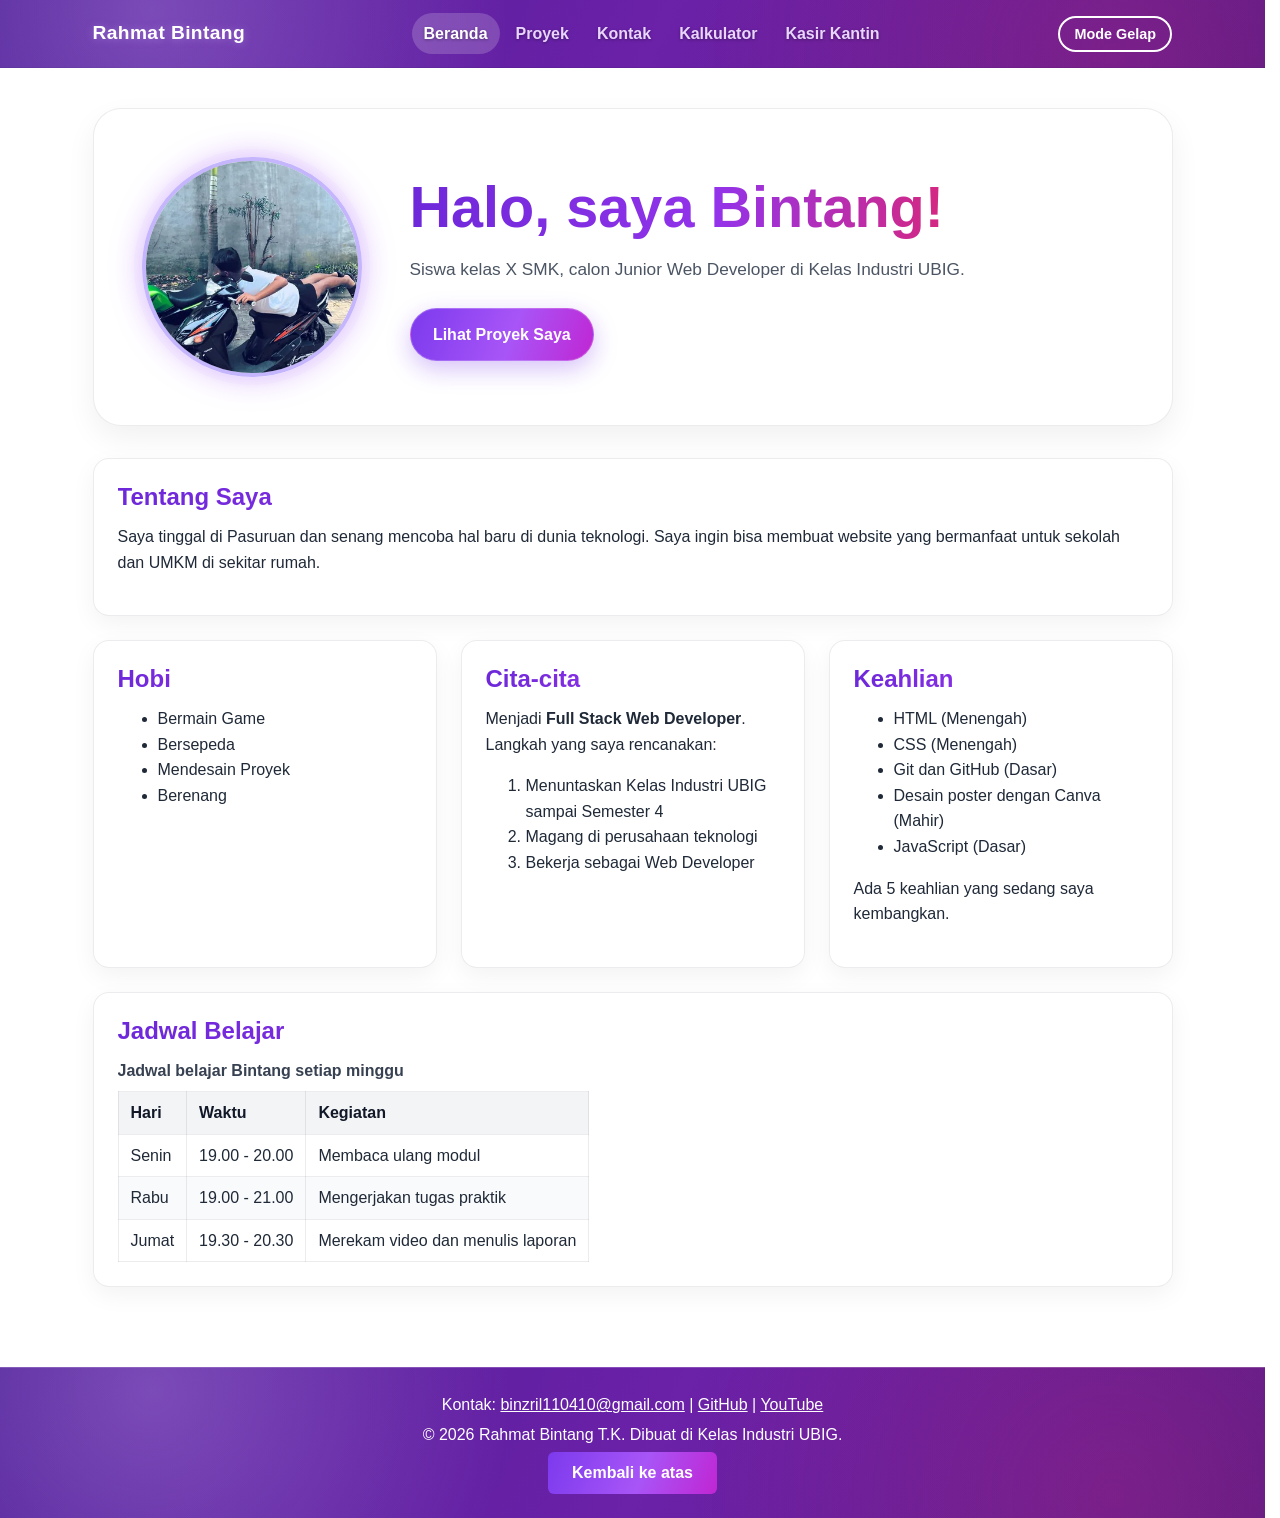
<file: index.html>
<!DOCTYPE html>
<html lang="id">

<head>
  <meta charset="UTF-8">
  <meta name="viewport" content="width=device-width, initial-scale=1.0">
  <meta name="description" content="Portofolio Rahmat Bintang, siswa SMK calon Junior Web Developer di Kelas Industri UBIG.">
  <meta name="theme-color" content="#4c1d95">
  <link rel="canonical" href="https://portofolio-bintang-coral.vercel.app/">
  <link rel="icon" href="data:image/svg+xml,%3Csvg xmlns='http://www.w3.org/2000/svg' viewBox='0 0 64 64'%3E%3Crect width='64' height='64' rx='12' fill='%234c1d95'/%3E%3Ctext x='32' y='43' text-anchor='middle' font-size='38' font-family='Arial' fill='white'%3EB%3C/text%3E%3C/svg%3E">
  <title>Rahmat Bintang T.K | Beranda</title>
  <link rel="preload" as="image" href="png/bintang.webp" type="image/webp" fetchpriority="high">
  <link rel="stylesheet" href="css/style.min.css">
  <script src="js/site.min.js" defer></script>

</head>

<body>
  <a class="lewati-navigasi" href="#konten-utama">Lewati ke konten utama</a>
  <header>
    <div class="container navbar">
      <h1>Rahmat Bintang</h1>
      <nav class="menu-laptop">
        <ul>
          <li><a href="index.html" aria-current="page">Beranda</a></li>
          <li><a href="proyek.html">Proyek</a></li>
          <li><a href="kontak.html">Kontak</a></li>
          <li><a href="kalkulator.html">Kalkulator</a></li>
          <li><a href="kasir-kantin/KasirKantinSMKN1Pasuruan.html">Kasir Kantin</a></li>
        </ul>
      </nav>
      <button type="button" id="tombol-tema" class="tombol-tema" aria-pressed="false">Mode Gelap</button>

      <!-- Tantangan: menu ponsel yang bisa dibuka-tutup -->
      <details class="menu-ponsel">
        <summary aria-label="Buka menu navigasi">Menu</summary>
        <nav>
          <ul>
            <li><a href="index.html" aria-current="page">Beranda</a></li>
            <li><a href="proyek.html">Proyek</a></li>
            <li><a href="kontak.html">Kontak</a></li>
            <li><a href="kalkulator.html">Kalkulator</a></li>
            <li><a href="kasir-kantin/KasirKantinSMKN1Pasuruan.html">Kasir Kantin</a></li>
          </ul>
        </nav>
      </details>
    </div>
  </header>

  <main id="konten-utama">
    <div class="container">
      <section class="hero">
        <img src="png/bintang.webp" alt="Foto profil Bintang" width="180" height="180" fetchpriority="high">
        <div>
          <h2>Halo, saya Bintang!</h2>
          <p>Siswa kelas X SMK, calon Junior Web Developer di Kelas Industri UBIG.</p>
          <a href="proyek.html" class="tombol">Lihat Proyek Saya</a>
        </div>
      </section>

      <section class="kartu">
        <h2>Tentang Saya</h2>
        <p>Saya tinggal di Pasuruan dan senang mencoba hal baru
          di dunia teknologi. Saya ingin bisa membuat website yang
          bermanfaat untuk sekolah dan UMKM di sekitar rumah.</p>
      </section>

      <div class="daftar-kartu">
        <section class="kartu">
          <h2>Hobi</h2>
          <ul>
            <li>Bermain Game</li>
            <li>Bersepeda</li>
            <li>Mendesain Proyek</li>
            <li>Berenang</li>
          </ul>
        </section>

        <section class="kartu">
          <h2>Cita-cita</h2>
          <p>Menjadi <strong>Full Stack Web Developer</strong>. Langkah yang saya rencanakan:</p>
          <ol>
            <li>Menuntaskan Kelas Industri UBIG sampai Semester 4</li>
            <li>Magang di perusahaan teknologi</li>
            <li>Bekerja sebagai Web Developer</li>
          </ol>
        </section>

        <section class="kartu">
          <h2>Keahlian</h2>
          <ul id="daftar-skill">
            <li>HTML (Menengah)</li>
            <li>CSS (Menengah)</li>
            <li>Git dan GitHub (Dasar)</li>
            <li>Desain poster dengan Canva (Mahir)</li>
            <li>JavaScript (Dasar)</li>
          </ul>
          <p id="jumlah-skill">Ada 5 keahlian yang sedang saya kembangkan.</p>
        </section>
      </div>

      <section class="kartu">
        <h2>Jadwal Belajar</h2>
        <table>
          <caption>Jadwal belajar Bintang setiap minggu</caption>
          <thead>
            <tr>
              <th>Hari</th>
              <th>Waktu</th>
              <th>Kegiatan</th>
            </tr>
          </thead>
          <tbody>
            <tr>
              <td>Senin</td>
              <td>19.00 - 20.00</td>
              <td>Membaca ulang modul</td>
            </tr>
            <tr>
              <td>Rabu</td>
              <td>19.00 - 21.00</td>
              <td>Mengerjakan tugas praktik</td>
            </tr>
            <tr>
              <td>Jumat</td>
              <td>19.30 - 20.30</td>
              <td>Merekam video dan menulis laporan</td>
            </tr>
          </tbody>
        </table>
      </section>
    </div>
  </main>

  <footer>
    <p>Kontak: <a href="mailto:binzril110410@gmail.com">binzril110410@gmail.com</a> |
      <a href="https://github.com/BIINT4NG/portofolio-bintang" target="_blank" rel="noreferrer">GitHub</a> |
      <a href="https://www.youtube.com/@Rhmat%C3%9Fintang" target="_blank" rel="noreferrer">YouTube</a>
    </p>
    <p>&copy; 2026 Rahmat Bintang T.K. Dibuat di Kelas Industri UBIG.</p>
    <button type="button" id="tombol-ke-atas" class="tombol-ke-atas">Kembali ke atas</button>
  </footer>
</body>

</html>
</file>
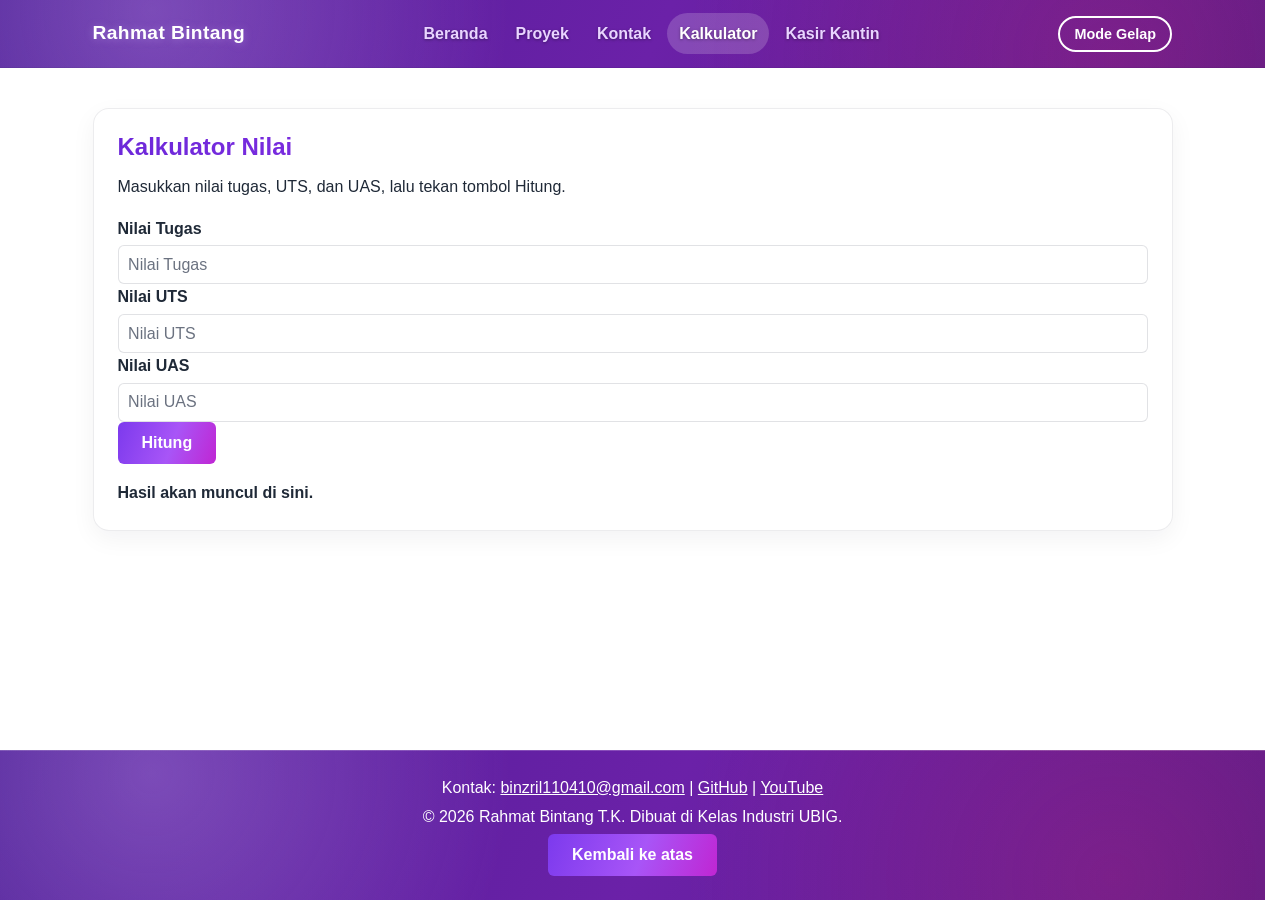
<file: kalkulator.html>
<!DOCTYPE html>
<html lang="id">
<head>
    <meta charset="UTF-8">
    <meta name="viewport" content="width=device-width, initial-scale=1.0">
    <meta name="description" content="Hitung rata-rata nilai tugas, UTS, dan UAS dengan Kalkulator Nilai Rahmat Bintang.">
    <meta name="theme-color" content="#4c1d95">
    <link rel="canonical" href="https://portofolio-bintang-coral.vercel.app/kalkulator.html">
    <link rel="icon" href="data:image/svg+xml,%3Csvg xmlns='http://www.w3.org/2000/svg' viewBox='0 0 64 64'%3E%3Crect width='64' height='64' rx='12' fill='%234c1d95'/%3E%3Ctext x='32' y='43' text-anchor='middle' font-size='38' font-family='Arial' fill='white'%3EB%3C/text%3E%3C/svg%3E">

    <title>Kalkulator Nilai - Rahmat Bintang T.K</title>

    <!-- Hubungkan CSS -->
    <link rel="stylesheet" href="css/style.min.css">

    <!-- Hubungkan JavaScript -->
    <script src="js/site.min.js" defer></script>
</head>

<body>
    <a class="lewati-navigasi" href="#konten-utama">Lewati ke konten utama</a>

    <!-- Navbar -->
    <header>
        <div class="container navbar">

            <h1>Rahmat Bintang</h1>

            <!-- Menu Laptop -->
            <nav class="menu-laptop">
                <ul>
                    <li><a href="index.html">Beranda</a></li>
                    <li><a href="proyek.html">Proyek</a></li>
                    <li><a href="kontak.html">Kontak</a></li>
                    <li><a href="kalkulator.html" aria-current="page">Kalkulator</a></li>
                    <li><a href="kasir-kantin/KasirKantinSMKN1Pasuruan.html">Kasir Kantin</a></li>
                </ul>
            </nav>

            <!-- Tombol Tema -->
            <button
                type="button"
                id="tombol-tema"
                class="tombol-tema"
                aria-pressed="false">
                Mode Gelap
            </button>

            <!-- Menu Ponsel -->
            <details class="menu-ponsel">
                <summary aria-label="Buka menu navigasi">Menu</summary>

                <nav>
                    <ul>
                        <li><a href="index.html">Beranda</a></li>
                        <li><a href="proyek.html">Proyek</a></li>
                        <li><a href="kontak.html">Kontak</a></li>
                        <li><a href="kalkulator.html" aria-current="page">Kalkulator</a></li>
                        <li><a href="kasir-kantin/KasirKantinSMKN1Pasuruan.html">Kasir Kantin</a></li>
                    </ul>
                </nav>
            </details>

        </div>
    </header>

    <!-- Konten Utama -->
    <main id="konten-utama">

        <div class="container">
          <section class="kartu kalkulator">

            <h2>Kalkulator Nilai</h2>

            <p>
                Masukkan nilai tugas, UTS, dan UAS,
                lalu tekan tombol Hitung.
            </p>

            <!-- Form Input Nilai -->
            <form class="form-kalkulator" id="form-kalkulator">

                <div class="input-group">
                    <label for="tugas">Nilai Tugas</label>
                    <input
                        type="number"
                        id="tugas"
                        min="0"
                        max="100"
                        required
                        placeholder="Nilai Tugas">
                </div>

                <div class="input-group">
                    <label for="uts">Nilai UTS</label>
                    <input
                        type="number"
                        id="uts"
                        min="0"
                        max="100"
                        required
                        placeholder="Nilai UTS">
                </div>

                <div class="input-group">
                    <label for="uas">Nilai UAS</label>
                    <input
                        type="number"
                        id="uas"
                        min="0"
                        max="100"
                        required
                        placeholder="Nilai UAS">
                </div>

              <!-- Tombol Hitung -->
              <button id="hitung" type="submit">
                  Hitung
              </button>
            </form>

            <p id="hasil" role="status" aria-live="polite">
                Hasil akan muncul di sini.
            </p>

          </section>
        </div>

    </main>

    <footer>

        <p>
            Kontak:
            <a href="mailto:binzril110410@gmail.com">binzril110410@gmail.com</a> |
            <a href="https://github.com/BIINT4NG/portofolio-bintang" target="_blank" rel="noreferrer">GitHub</a> |
            <a href="https://www.youtube.com/@Rhmat%C3%9Fintang" target="_blank" rel="noreferrer">YouTube</a>
        </p>

        <p>
            &copy; 2026 Rahmat Bintang T.K.
            Dibuat di Kelas Industri UBIG.
        </p>
        <button type="button" id="tombol-ke-atas" class="tombol-ke-atas">Kembali ke atas</button>

    </footer>

</body>
</html>
</file>
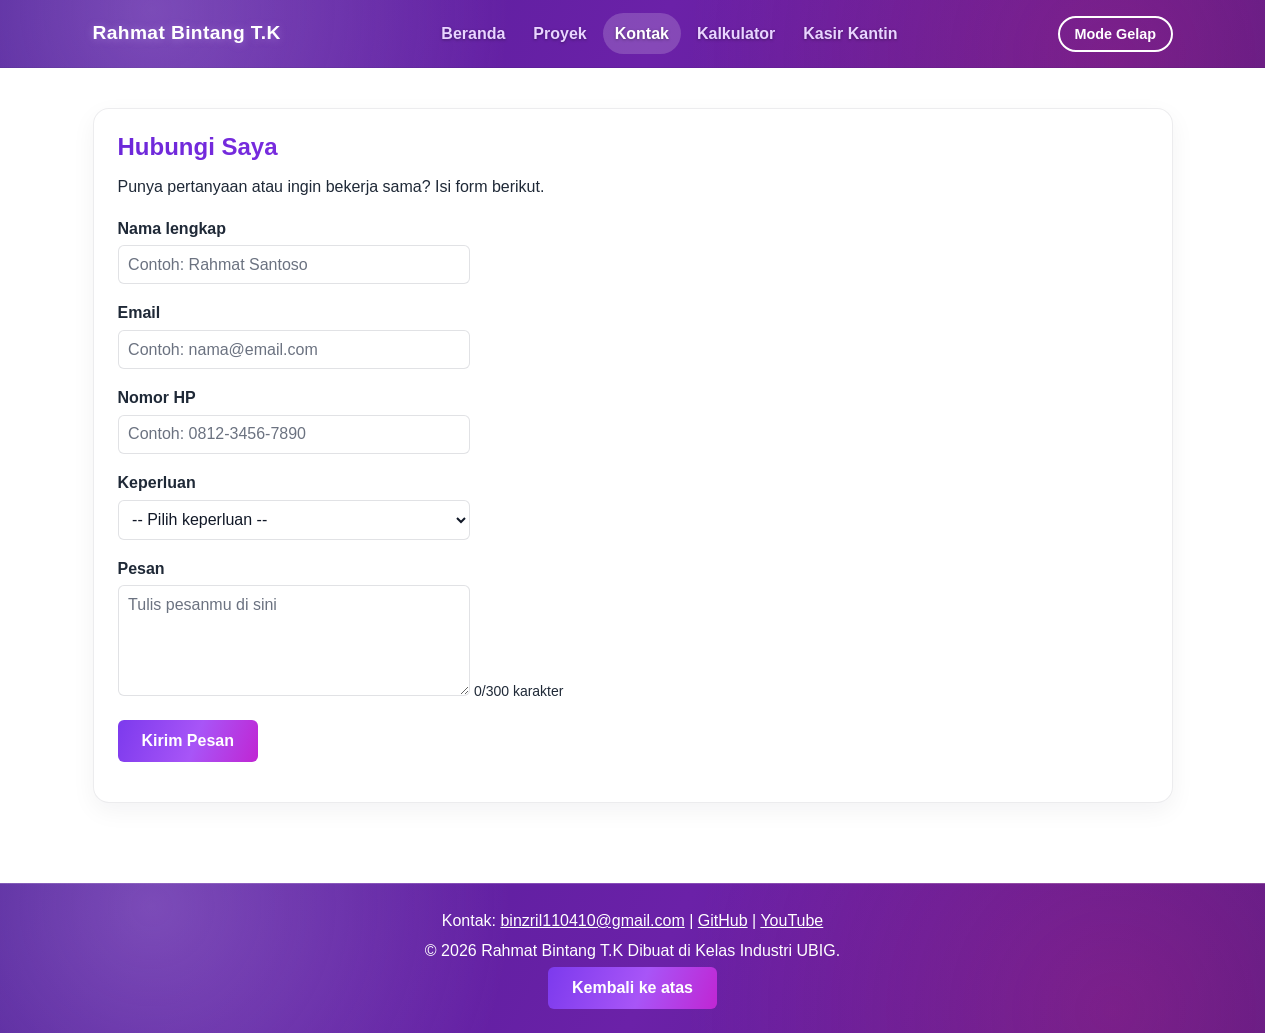
<file: kontak.html>
<!DOCTYPE html>
<html lang="id">
<head>
  <meta charset="UTF-8">
  <meta name="viewport" content="width=device-width, initial-scale=1.0">
  <meta name="description" content="Hubungi Rahmat Bintang melalui form kontak, email, atau GitHub.">
  <meta name="theme-color" content="#4c1d95">
  <link rel="canonical" href="https://portofolio-bintang-coral.vercel.app/kontak.html">
  <link rel="icon" href="data:image/svg+xml,%3Csvg xmlns='http://www.w3.org/2000/svg' viewBox='0 0 64 64'%3E%3Ccircle cx='32' cy='32' r='32' fill='%231d3557'/%3E%3Ctext x='32' y='43' text-anchor='middle' font-size='38' font-family='Arial' fill='white'%3EB%3C/text%3E%3C/svg%3E">
  <title>Rahmat Bintang T.K | Kontak</title>
  <link rel="stylesheet" href="css/style.min.css">
  <script src="js/site.min.js" defer></script>

</head>
<body>
  <a class="lewati-navigasi" href="#konten-utama">Lewati ke konten utama</a>
  <header>
    <div class="container navbar">
      <h1>Rahmat Bintang T.K</h1>
      <nav class="menu-laptop">
        <ul>
          <li><a href="index.html">Beranda</a></li>
          <li><a href="proyek.html">Proyek</a></li>
          <li><a href="kontak.html" aria-current="page">Kontak</a></li>
          <li><a href="kalkulator.html">Kalkulator</a></li>
          <li><a href="kasir-kantin/KasirKantinSMKN1Pasuruan.html">Kasir Kantin</a></li>

        </ul>
      </nav>
      <button type="button" id="tombol-tema" class="tombol-tema" aria-pressed="false">Mode Gelap</button>
      <!-- Tantangan: menu ponsel yang bisa dibuka-tutup -->
      <details class="menu-ponsel">
        <summary aria-label="Buka menu navigasi">Menu</summary>
        <nav>
          <ul>
            <li><a href="index.html">Beranda</a></li>
            <li><a href="proyek.html">Proyek</a></li>
            <li><a href="kontak.html" aria-current="page">Kontak</a></li>
            <li><a href="kalkulator.html">Kalkulator</a></li>
            <li><a href="kasir-kantin/KasirKantinSMKN1Pasuruan.html">Kasir Kantin</a></li>

          </ul>
        </nav>
      </details>
    </div>
  </header>

  <main id="konten-utama">
    <div class="container">
      <section class="kartu">
        <h2>Hubungi Saya</h2>
        <p>Punya pertanyaan atau ingin bekerja sama? Isi form berikut.</p>

        <form id="form-kontak">
          <p>
            <label for="nama">Nama lengkap</label><br>
            <input type="text" id="nama" name="nama" placeholder="Contoh: Rahmat Santoso" autocomplete="name" required>
          </p>
          <p>
            <label for="email">Email</label><br>
            <input type="email" id="email" name="email" placeholder="Contoh: nama@email.com" autocomplete="email" inputmode="email" required>
          </p>
          <p>
            <label for="hp">Nomor HP</label><br>
            <input type="tel" id="hp" name="hp" placeholder="Contoh: 0812-3456-7890" autocomplete="tel" inputmode="tel" required>
          </p>
          <p>
            <label for="keperluan">Keperluan</label><br>
            <select id="keperluan" name="keperluan" required>
              <option value="">-- Pilih keperluan --</option>
              <option value="bertanya">Bertanya</option>
              <option value="kerja-sama">Kerja sama proyek</option>
              <option value="lainnya">Lainnya</option>
            </select>
          </p>
          <p>
            <label for="pesan">Pesan</label><br>
            <textarea id="pesan" name="pesan" rows="5" cols="40" maxlength="300" placeholder="Tulis pesanmu di sini" aria-describedby="hitung-karakter" required></textarea>
            <span id="hitung-karakter" class="keterangan" aria-live="polite">0/300 karakter</span>
          </p>
          <button type="submit">Kirim Pesan</button>
          <p id="status-kontak" role="status" aria-live="polite"></p>
        </form>
      </section>
    </div>
  </main>

  <footer>
    <p>Kontak: <a href="mailto:binzril110410@gmail.com">binzril110410@gmail.com</a> |
      <a href="https://github.com/BIINT4NG/portofolio-bintang" target="_blank" rel="noreferrer">GitHub</a> |
      <a href="https://www.youtube.com/@Rhmat%C3%9Fintang" target="_blank" rel="noreferrer">YouTube</a></p>
    <p>&copy; 2026 Rahmat Bintang T.K Dibuat di Kelas Industri UBIG.</p>
    <button type="button" id="tombol-ke-atas" class="tombol-ke-atas">Kembali ke atas</button>
  </footer>
</body>
</html>
</file>
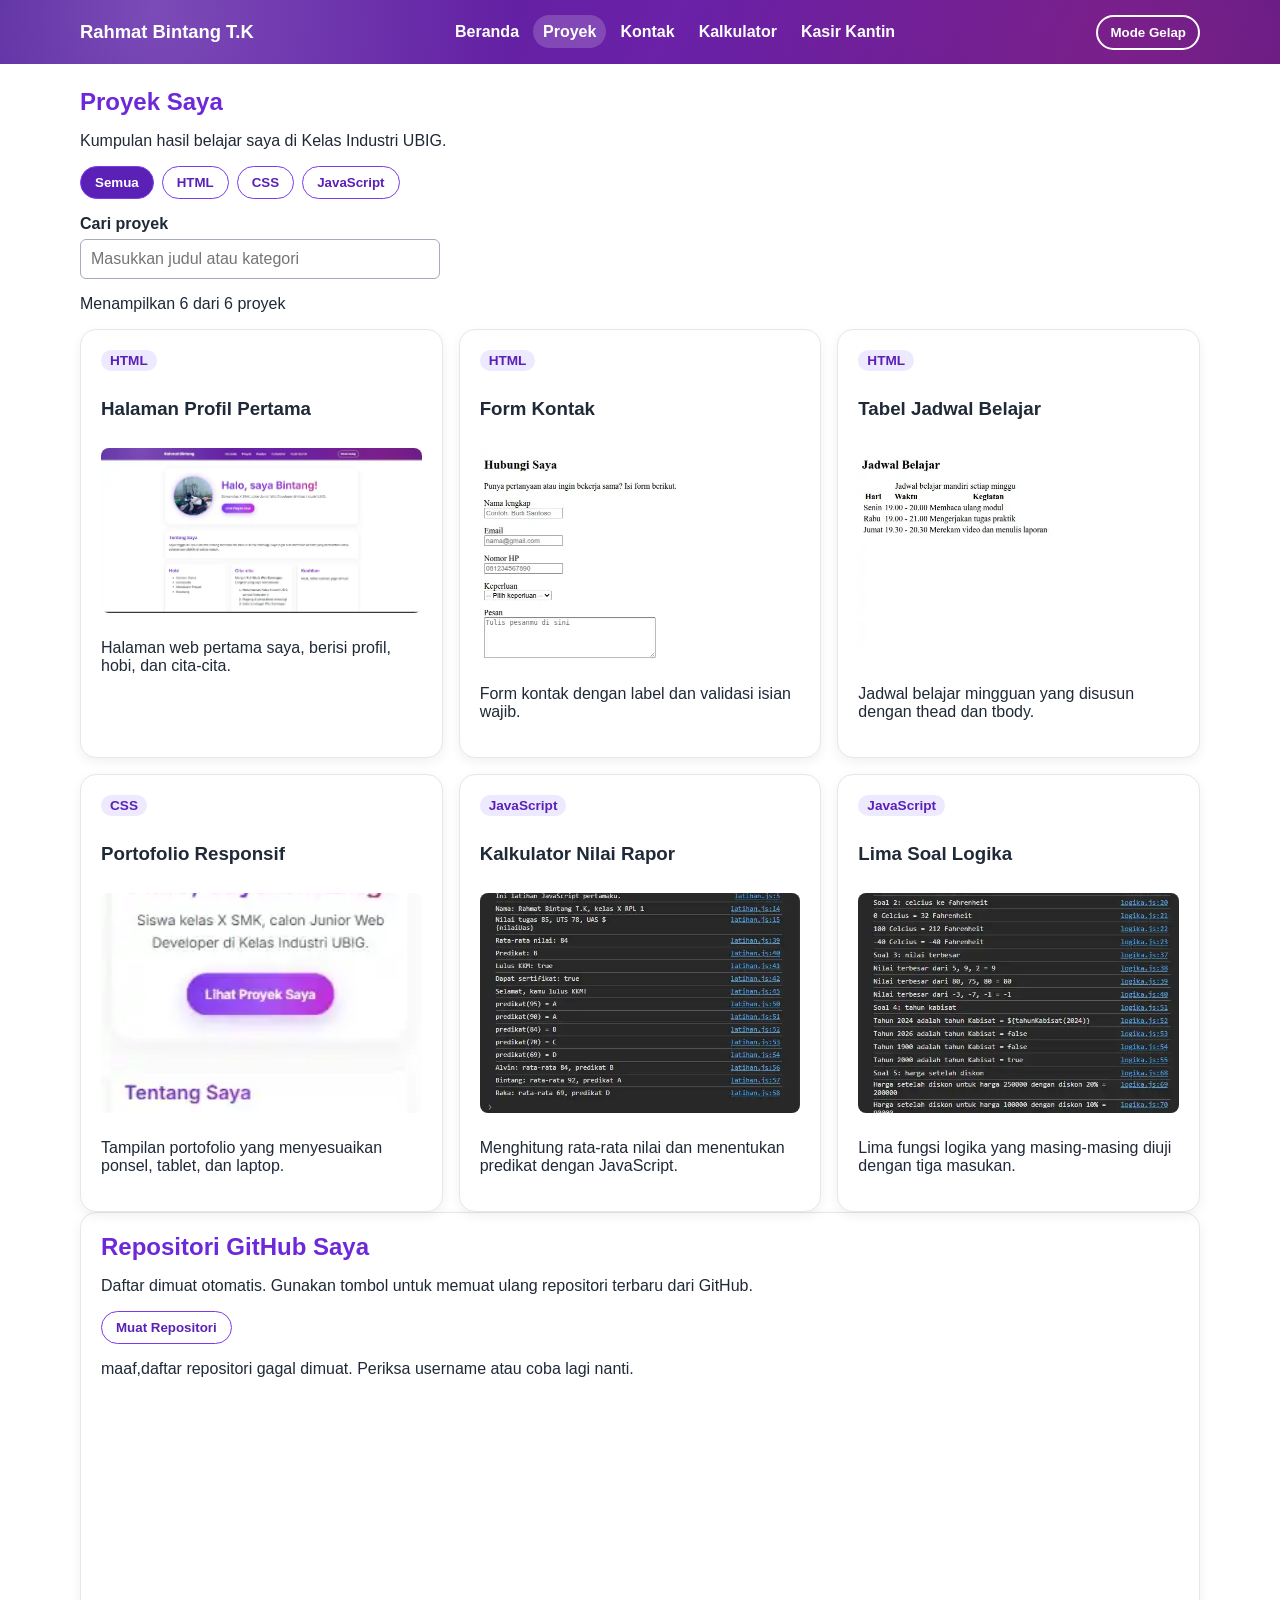
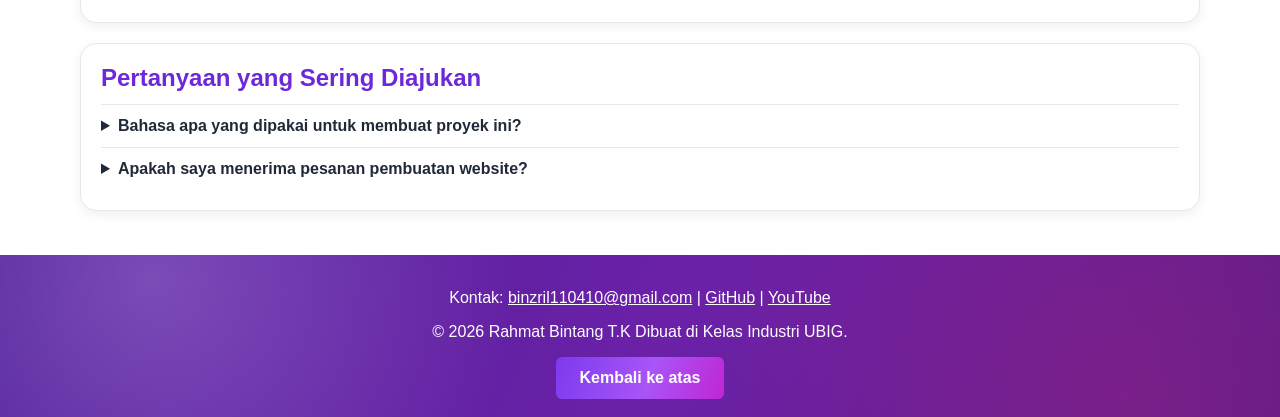
<file: proyek.html>
<!DOCTYPE html>
<html lang="id">
<head>
  <meta charset="UTF-8">
  <meta name="viewport" content="width=device-width, initial-scale=1.0">
  <meta name="description" content="Daftar proyek HTML, CSS, dan JavaScript karya Rahmat Bintang
   beserta repositori GitHub terbarunya.">
  <meta name="theme-color" content="#4c1d95">
  <link rel="canonical" href="https://portofolio-bintang-coral.vercel.app/proyek.html">
  <link rel="icon" href="data:image/svg+xml,%3Csvg xmlns='http://www.w3.org/2000/svg' viewBox='0 0 64 64'%3E%3Crect width='64' height='64' rx='12' fill='%234c1d95'/%3E%3Ctext x='32' y='43' text-anchor='middle' font-size='38' font-family='Arial' fill='white'%3EB%3C/text%3E%3C/svg%3E">
  <title>Rahmat Bintang T.K | Proyek</title>
  <link rel="preload" as="image" href="img/tampilan.webp" type="image/webp" fetchpriority="high">
  <link rel="stylesheet" href="css/proyek.min.css">
  <script src="js/site.min.js" defer></script>

</head>
<body class="halaman-proyek">
  <a class="lewati-navigasi" href="#konten-utama">Lewati ke konten utama</a>
  <header>
    <div class="container navbar">
      <h1>Rahmat Bintang T.K</h1>
      <nav class="menu-laptop">
        <ul>
          <li><a href="index.html">Beranda</a></li>
          <li><a href="proyek.html" aria-current="page">Proyek</a></li>
          <li><a href="kontak.html">Kontak</a></li>
          <li><a href="kalkulator.html">Kalkulator</a></li>
          <li><a href="kasir-kantin/KasirKantinSMKN1Pasuruan.html">Kasir Kantin</a></li>

        </ul>
      </nav>
      <button type="button" id="tombol-tema" class="tombol-tema" aria-pressed="false">Mode Gelap</button>
      <!-- Tantangan: menu ponsel yang bisa dibuka-tutup -->
      <details class="menu-ponsel">
        <summary aria-label="Buka menu navigasi">Menu</summary>
        <nav>
          <ul>
            <li><a href="index.html">Beranda</a></li>
            <li><a href="proyek.html" aria-current="page">Proyek</a></li>
            <li><a href="kontak.html">Kontak</a></li>
            <li><a href="kalkulator.html">Kalkulator</a></li>
            <li><a href="kasir-kantin/KasirKantinSMKN1Pasuruan.html">Kasir Kantin</a></li>

          </ul>
        </nav>
      </details>
    </div>
  </header>

  <main id="konten-utama">
    <div class="container">
      <section>
        <h2>Proyek Saya</h2>
        <p>Kumpulan hasil belajar saya di Kelas Industri UBIG.</p>

        <div class="filter" role="group" aria-label="Filter kategori proyek">
          <button type="button" class="tombol-filter aktif" id="filter-semua" aria-pressed="true">Semua</button>
          <button type="button" class="tombol-filter" id="filter-html" aria-pressed="false">HTML</button>
          <button type="button" class="tombol-filter" id="filter-css" aria-pressed="false">CSS</button>
          <button type="button" class="tombol-filter" id="filter-javascript" aria-pressed="false">JavaScript</button>
        </div>
        <label for="cari-proyek">Cari proyek</label>
        <input type="search" id="cari-proyek" placeholder="Masukkan judul atau kategori">
        <p id="jumlah-proyek" aria-live="polite">Menampilkan 6 dari 6 proyek</p>
        <div class="daftar-kartu galeri-proyek" id="daftar-proyek">
          <article class="kartu">
            <span class="label">HTML</span>
            <h3>Halaman Profil Pertama</h3>
            <picture>
              <source srcset="img/tampilan.webp" type="image/webp">
              <img src="img/tampilan.png" alt="Tangkapan layar halaman profil Rahmat Bintang" width="1339" height="686" fetchpriority="high">
            </picture>
            <p>Halaman web pertama saya, berisi profil, hobi, dan cita-cita.</p>
          </article>
          <article class="kartu">
            <span class="label">HTML</span>
            <h3>Form Kontak</h3>
            <img src="img/proyek-kontak.webp" alt="Tangkapan layar form kontak" width="640" height="420" loading="lazy" decoding="async">
            <p>Form kontak dengan label dan validasi isian wajib.</p>
          </article>
          <article class="kartu">
            <span class="label">HTML</span>
            <h3>Tabel Jadwal Belajar</h3>
            <img src="img/proyek-jadwal.webp" alt="Tangkapan layar tabel jadwal belajar mandiri" width="640" height="420" loading="lazy" decoding="async">
            <p>Jadwal belajar mingguan yang disusun dengan thead dan tbody.</p>
          </article>
          <article class="kartu">
            <span class="label">CSS</span>
            <h3>Portofolio Responsif</h3>
            <img src="img/css.webp" alt="Tangkapan layar portofolio responsif" width="243" height="582" loading="lazy" decoding="async">
            <p>Tampilan portofolio yang menyesuaikan ponsel, tablet, dan laptop.</p>
          </article>
          <article class="kartu">
            <span class="label">JavaScript</span>
            <h3>Kalkulator Nilai Rapor</h3>
            <img src="img/kalkulator-nilai.webp" alt="Tangkapan layar hasil latihan kalkulator nilai" width="555" height="561" loading="lazy" decoding="async">
            <p>Menghitung rata-rata nilai dan menentukan predikat dengan JavaScript.</p>
          </article>
          <article class="kartu">
            <span class="label">JavaScript</span>
            <h3>Lima Soal Logika</h3>
            <img src="img/soal-logika.webp" alt="Tangkapan layar hasil pengujian lima soal logika" width="538" height="495" loading="lazy" decoding="async">
            <p>Lima fungsi logika yang masing-masing diuji dengan tiga masukan.</p>
          </article>
        </div>
      </section>

      <section class="kartu">
          <h2>Repositori GitHub Saya</h2>
          <p>Daftar dimuat otomatis. Gunakan tombol untuk memuat ulang repositori terbaru dari GitHub.</p>
          <button type="button" id="muat-repo">Muat Repositori</button>
          <p id="status-repo" role="status" aria-live="polite"></p>
          <ul id="daftar-repo"></ul>
        </section>
        
      <!-- FAQ dengan details dan summary -->
      <section class="kartu">
        <h2>Pertanyaan yang Sering Diajukan</h2>
        <details>
          <summary>Bahasa apa yang dipakai untuk membuat proyek ini?</summary>
          <p>Proyek di halaman ini dibuat dengan HTML, CSS, dan JavaScript. Pilih tombol kategori untuk melihat proyek per bahasa.</p>
        </details>
        <details>
          <summary>Apakah saya menerima pesanan pembuatan website?</summary>
          <p>Belum, saya masih belajar. Namun kamu tetap boleh menghubungi saya melalui halaman Kontak.</p>
        </details>
      </section>
    </div>
  </main>

  <footer>
    <p>Kontak: <a href="mailto:binzril110410@gmail.com">binzril110410@gmail.com</a> |
      <a href="https://github.com/BIINT4NG/portofolio-bintang" target="_blank" rel="noreferrer">GitHub</a> |
      <a href="https://www.youtube.com/@Rhmat%C3%9Fintang" target="_blank" rel="noreferrer">YouTube</a></p>
    <p>&copy; 2026 Rahmat Bintang T.K Dibuat di Kelas Industri UBIG.</p>
    <button type="button" id="tombol-ke-atas" class="tombol-ke-atas">Kembali ke atas</button>
  </footer>
</body>
</html>
</file>
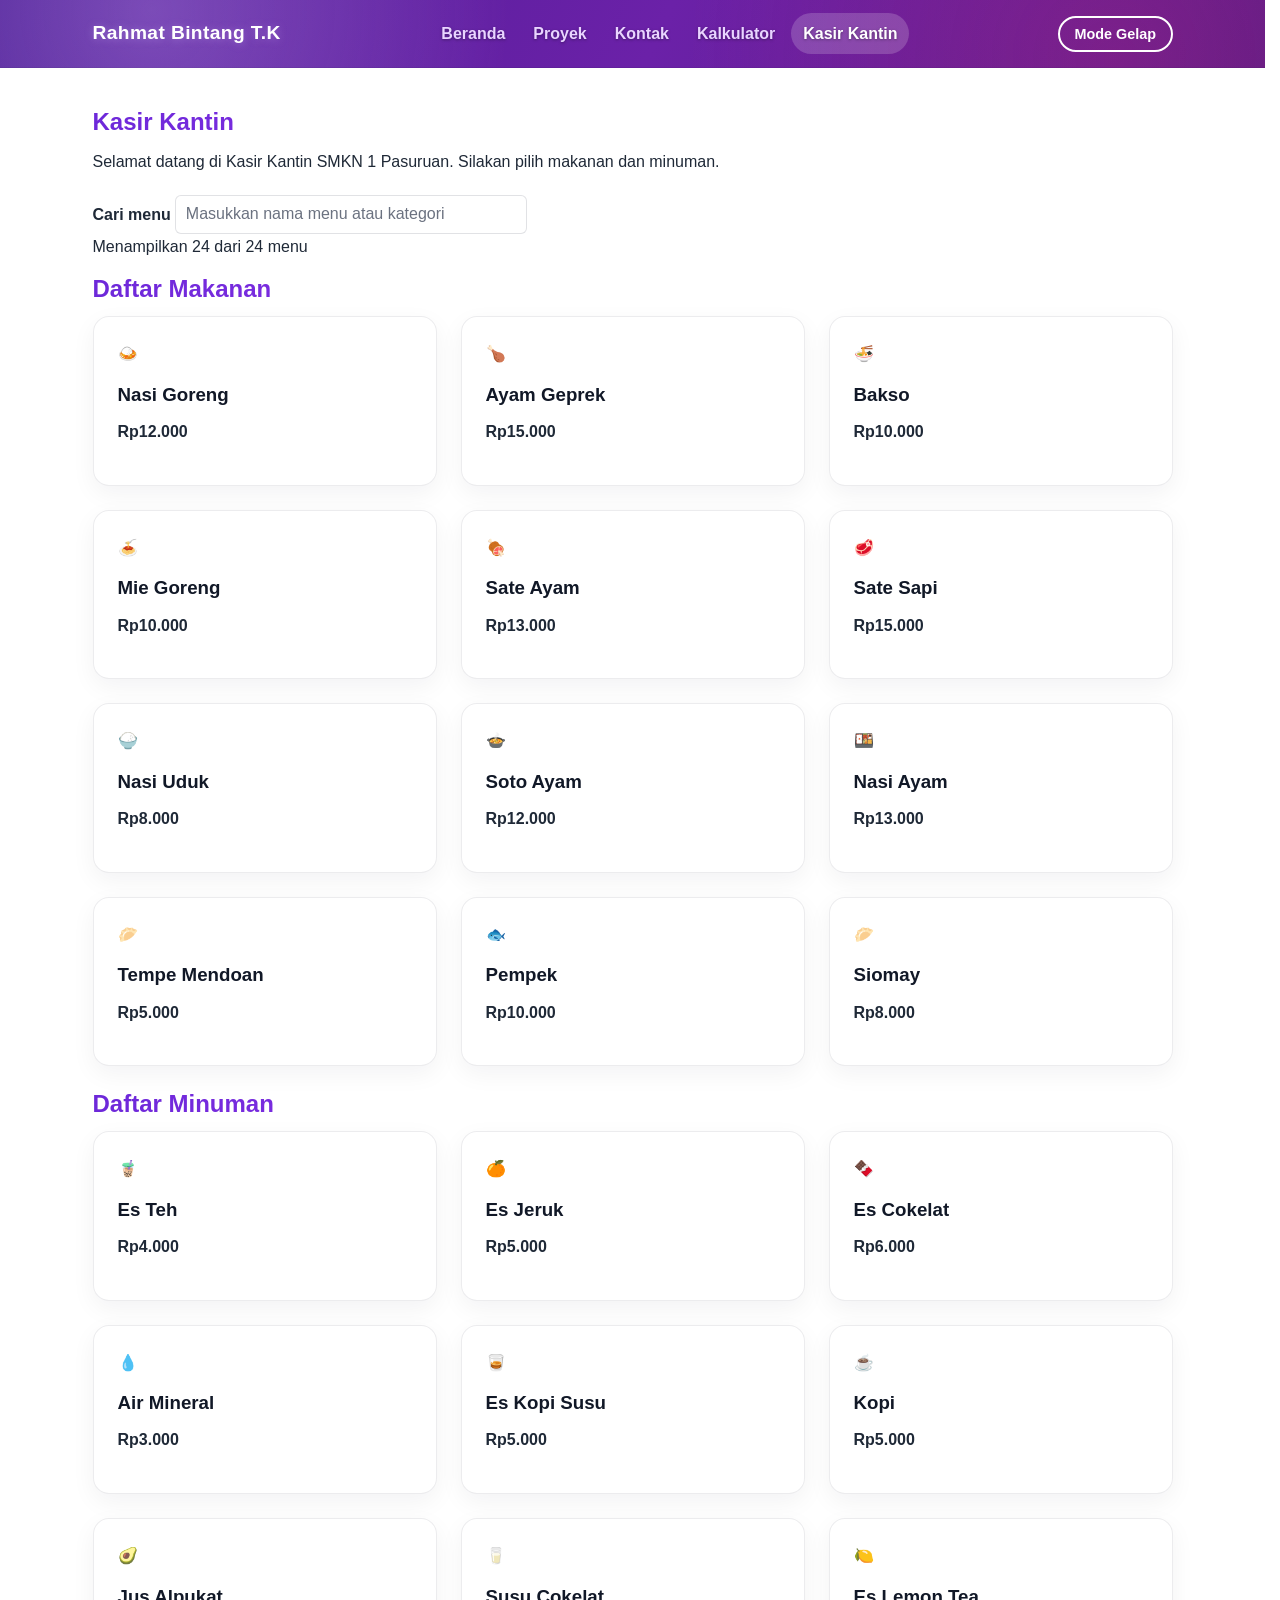
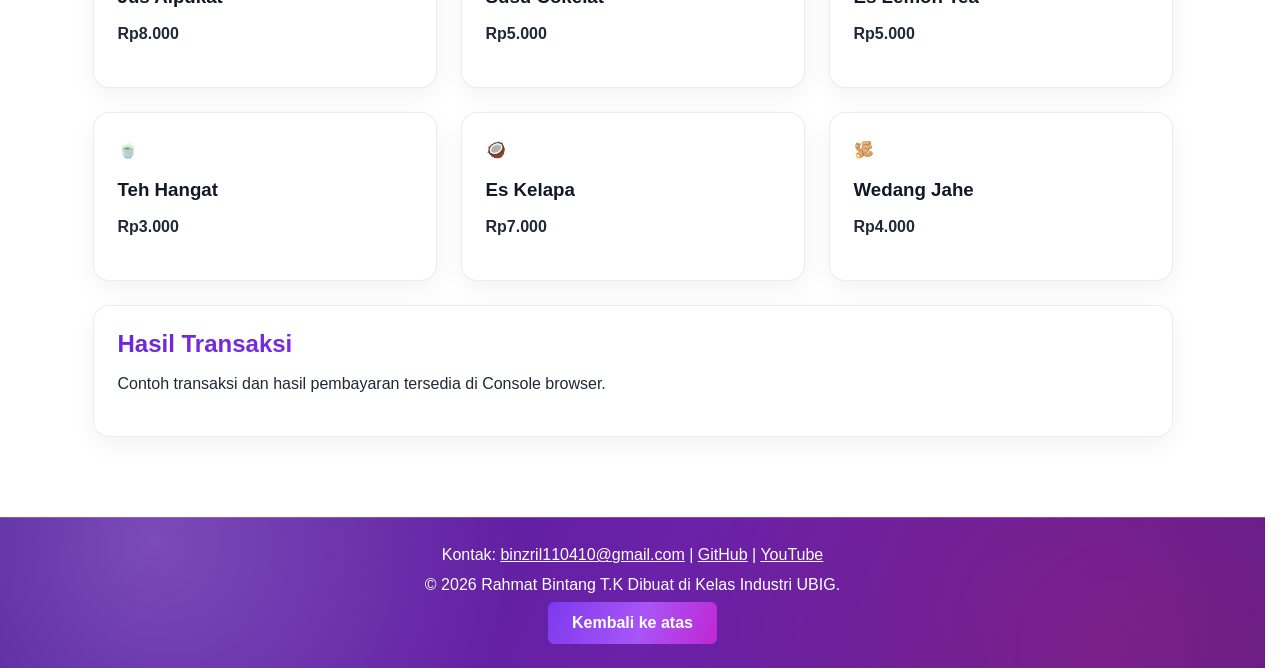
<file: kasir-kantin/KasirKantinSMKN1Pasuruan.html>
<!DOCTYPE html>
<html lang="id">
<head>
  <meta charset="UTF-8">
  <meta name="viewport" content="width=device-width, initial-scale=1.0">
  <meta name="description" content="Kasir Kantin SMKN 1 Pasuruan untuk mencari menu makanan, minuman, dan melihat contoh transaksi pembayaran.">
  <link rel="canonical" href="https://portofolio-bintang-coral.vercel.app/kasir-kantin/KasirKantinSMKN1Pasuruan.html">
  <link rel="icon" href="data:image/svg+xml,%3Csvg xmlns='http://www.w3.org/2000/svg' viewBox='0 0 64 64'%3E%3Ccircle cx='32' cy='32' r='32' fill='%231d3557'/%3E%3Ctext x='32' y='43' text-anchor='middle' font-size='38' font-family='Arial' fill='white'%3EK%3C/text%3E%3C/svg%3E">
  <title>Rahmat Bintang T.K | Kasir Kantin</title>
  <link rel="stylesheet" href="../css/style.css">
  <script src="../js/main.js" defer></script>
  <script src="kantin.js" defer></script>
</head>
<body>
  <header>
    <div class="container navbar">
      <h1>Rahmat Bintang T.K</h1>
      <nav class="menu-laptop">
        <ul>
          <li><a href="../index.html">Beranda</a></li>
          <li><a href="../proyek.html">Proyek</a></li>
          <li><a href="../kontak.html">Kontak</a></li>
          <li><a href="../kalkulator.html">Kalkulator</a></li>
          <li><a href="KasirKantinSMKN1Pasuruan.html" aria-current="page">Kasir Kantin</a></li>
        </ul>
      </nav>
      <button type="button" id="tombol-tema" class="tombol-tema" aria-pressed="false">Mode Gelap</button>
      <details class="menu-ponsel">
        <summary aria-label="Buka menu navigasi">Menu</summary>
        <nav>
          <ul>
            <li><a href="../index.html">Beranda</a></li>
            <li><a href="../proyek.html">Proyek</a></li>
            <li><a href="../kontak.html">Kontak</a></li>
            <li><a href="../kalkulator.html">Kalkulator</a></li>
            <li><a href="KasirKantinSMKN1Pasuruan.html" aria-current="page">Kasir Kantin</a></li>
          </ul>
        </nav>
      </details>
    </div>
  </header>

  <main>
    <div class="container">
      <section>
        <h2>Kasir Kantin</h2>
        <p>Selamat datang di Kasir Kantin SMKN 1 Pasuruan. Silakan pilih makanan dan minuman.</p>
        <label for="cari-menu">Cari menu</label>
        <input type="search" id="cari-menu" placeholder="Masukkan nama menu atau kategori" autocomplete="off">
        <p id="jumlah-menu" aria-live="polite">Menampilkan 24 dari 24 menu</p>
      </section>

      <section>
        <h2>Daftar Makanan</h2>
        <div class="daftar-kartu">
          <article class="kartu">
            <p aria-hidden="true">🍛</p>
            <h3>Nasi Goreng</h3>
            <p><strong>Rp12.000</strong></p>
          </article>
          <article class="kartu">
            <p aria-hidden="true">🍗</p>
            <h3>Ayam Geprek</h3>
            <p><strong>Rp15.000</strong></p>
          </article>
          <article class="kartu">
            <p aria-hidden="true">🍜</p>
            <h3>Bakso</h3>
            <p><strong>Rp10.000</strong></p>
          </article>
          <article class="kartu">
            <p aria-hidden="true">🍝</p>
            <h3>Mie Goreng</h3>
            <p><strong>Rp10.000</strong></p>
          </article>
          <article class="kartu">
            <p aria-hidden="true">🍖</p>
            <h3>Sate Ayam</h3>
            <p><strong>Rp13.000</strong></p>
          </article>
          <article class="kartu">
            <p aria-hidden="true">🥩</p>
            <h3>Sate Sapi</h3>
            <p><strong>Rp15.000</strong></p>
          </article>
          <article class="kartu">
            <p aria-hidden="true">🍚</p>
            <h3>Nasi Uduk</h3>
            <p><strong>Rp8.000</strong></p>
          </article>
          <article class="kartu">
            <p aria-hidden="true">🍲</p>
            <h3>Soto Ayam</h3>
            <p><strong>Rp12.000</strong></p>
          </article>
          <article class="kartu">
            <p aria-hidden="true">🍱</p>
            <h3>Nasi Ayam</h3>
            <p><strong>Rp13.000</strong></p>
          </article>
          <article class="kartu">
            <p aria-hidden="true">🥟</p>
            <h3>Tempe Mendoan</h3>
            <p><strong>Rp5.000</strong></p>
          </article>
          <article class="kartu">
            <p aria-hidden="true">🐟</p>
            <h3>Pempek</h3>
            <p><strong>Rp10.000</strong></p>
          </article>
          <article class="kartu">
            <p aria-hidden="true">🥟</p>
            <h3>Siomay</h3>
            <p><strong>Rp8.000</strong></p>
          </article>
        </div>
      </section>

      <section>
        <h2>Daftar Minuman</h2>
        <div class="daftar-kartu">
          <article class="kartu">
            <p aria-hidden="true">🧋</p>
            <h3>Es Teh</h3>
            <p><strong>Rp4.000</strong></p>
          </article>
          <article class="kartu">
            <p aria-hidden="true">🍊</p>
            <h3>Es Jeruk</h3>
            <p><strong>Rp5.000</strong></p>
          </article>
          <article class="kartu">
            <p aria-hidden="true">🍫</p>
            <h3>Es Cokelat</h3>
            <p><strong>Rp6.000</strong></p>
          </article>
          <article class="kartu">
            <p aria-hidden="true">💧</p>
            <h3>Air Mineral</h3>
            <p><strong>Rp3.000</strong></p>
          </article>
          <article class="kartu">
            <p aria-hidden="true">🥃</p>
            <h3>Es Kopi Susu</h3>
            <p><strong>Rp5.000</strong></p>
          </article>
          <article class="kartu">
            <p aria-hidden="true">☕</p>
            <h3>Kopi</h3>
            <p><strong>Rp5.000</strong></p>
          </article>
          <article class="kartu">
            <p aria-hidden="true">🥑</p>
            <h3>Jus Alpukat</h3>
            <p><strong>Rp8.000</strong></p>
          </article>
          <article class="kartu">
            <p aria-hidden="true">🥛</p>
            <h3>Susu Cokelat</h3>
            <p><strong>Rp5.000</strong></p>
          </article>
          <article class="kartu">
            <p aria-hidden="true">🍋</p>
            <h3>Es Lemon Tea</h3>
            <p><strong>Rp5.000</strong></p>
          </article>
          <article class="kartu">
            <p aria-hidden="true">🍵</p>
            <h3>Teh Hangat</h3>
            <p><strong>Rp3.000</strong></p>
          </article>
          <article class="kartu">
            <p aria-hidden="true">🥥</p>
            <h3>Es Kelapa</h3>
            <p><strong>Rp7.000</strong></p>
          </article>
          <article class="kartu">
            <p aria-hidden="true">🫚</p>
            <h3>Wedang Jahe</h3>
            <p><strong>Rp4.000</strong></p>
          </article>
        </div>
      </section>

      <section class="kartu">
        <h2>Hasil Transaksi</h2>
        <p>Contoh transaksi dan hasil pembayaran tersedia di Console browser.</p>
      </section>
    </div>
  </main>

  <footer>
    <p>Kontak: <a href="mailto:binzril110410@gmail.com">binzril110410@gmail.com</a> |
      <a href="https://github.com/BIINT4NG/portofolio-bintang" target="_blank" rel="noreferrer">GitHub</a> |
      <a href="https://www.youtube.com/@Rhmat%C3%9Fintang" target="_blank" rel="noreferrer">YouTube</a></p>
    <p>&copy; 2026 Rahmat Bintang T.K Dibuat di Kelas Industri UBIG.</p>
    <button type="button" id="tombol-ke-atas" class="tombol-ke-atas">Kembali ke atas</button>
  </footer>
</body>
</html>
</file>
<file: css/style.css>
/* 1. Reset */
* {
  box-sizing: border-box;
  margin: 0;
}

img {
  max-width: 100%;
  height: auto;
}

html {
  scrollbar-gutter: stable;
}

:root {
--warna-utama: #1D3557;
--warna-judul: #1D3557;
--warna-aksen: #E63946;
--warna-tautan: #E63946;
--warna-latar: #F1FAEE;
--warna-teks: #333333;
--warna-kartu: #FFFFFF;
--warna-garis: #DDDDDD;
}

/* 2. Dasar halaman: warna dan huruf */
body {
  display: flex;
  flex-direction: column;
  font-family: "Inter", Arial, sans-serif;
  font-size: 1rem;
  line-height: 1.6;
  color: #1f2937;
  margin: 0;
  background-color: #ffffff;
  background-image: none;
  background-attachment: fixed;
  background-size: cover;
  min-height: 100vh;
  min-height: 100dvh;
}

.lewati-navigasi {
  position: absolute;
  left: 1rem;
  top: -4rem;
  z-index: 100;
  padding: 0.75rem 1rem;
  border-radius: 0 0 8px 8px;
  background: #111827;
  color: #ffffff;
  font-weight: 700;
}

.lewati-navigasi:focus {
  top: 0;
}

a:focus-visible,
button:focus-visible,
input:focus-visible,
select:focus-visible,
textarea:focus-visible,
summary:focus-visible {
  outline: 3px solid #facc15;
  outline-offset: 3px;
}

h2 {
  background: linear-gradient(90deg, #6d28d9, #9333ea 55%, #db2777);
  -webkit-background-clip: text;
  -webkit-text-fill-color: transparent;
  background-clip: text;
  font-weight: 700;
  line-height: 1.2;
  margin-bottom: 0.75rem;
}

h1,
h3 {
  font-family: "Poppins", Arial, sans-serif;
  color: #111827;
  line-height: 1.3;
}

h3 {
  margin-bottom: 0.75rem;
}

p,
ul,
ol {
  margin-bottom: 1rem;
}

a {
  color: #5b21b6;
  transition: color 180ms ease;
}

a:hover {
  color: #7e22ce;
}

/* 3. Wadah, header, dan menu */
.container {
  max-width: 1120px;
  margin: 0 auto;
  padding: 0 1.25rem;
}

header {
  position: sticky;
  top: 0;
  z-index: 10;
  background:
    radial-gradient(circle at 12% 15%, rgba(216, 180, 254, 0.3), transparent 32%),
    radial-gradient(circle at 88% 85%, rgba(219, 39, 119, 0.24), transparent 38%),
    linear-gradient(115deg, #4c1d95, #6b21a8 52%, #581c87);
  -webkit-backdrop-filter: blur(18px);
  backdrop-filter: blur(18px);
  color: #111827;
  padding: 0.8rem 0;
  border-bottom: 1px solid rgba(15, 23, 42, 0.08);
}

header h1 {
  color: #ffffff;
  font-size: 1.2rem;
  letter-spacing: 0.02em;
  text-shadow: 0 1px 8px rgba(216, 180, 254, 0.35);
}

.navbar {
  display: flex;
  flex-wrap: wrap;
  justify-content: space-between;
  align-items: center;
  gap: 0.5rem;
}

nav ul {
  display: flex;
  gap: 0.25rem;
  padding: 0;
  margin: 0;
  list-style: none;
}

nav a {
  display: inline-block;
  padding: 0.5rem 0.75rem;
  border-radius: 999px;
  color: #ffffff;
  font-weight: 600;
  text-decoration: none;
  transition: background-color 180ms ease, color 180ms ease, transform 180ms ease;
}

nav a:hover {
  background: rgba(139, 92, 246, 0.08);
  color: #ffffff;
  transform: translateY(-1px);
}

nav a[aria-current="page"] {
  background: rgba(255, 255, 255, 0.18);
  color: #ffffff;
}

/* Tantangan: menu ponsel buka-tutup dengan details */
.menu-laptop {
  display: none;
}

.menu-ponsel {
  margin-left: auto;
}

.menu-laptop a {
  color: #e9d5ff;
  text-shadow: 0 1px 3px rgba(0, 0, 0, 0.35);
}

.menu-laptop a:hover {
  background: rgba(255, 255, 255, 0.18);
  color: #ffffff;
}

.menu-ponsel summary {
  padding: 0.5rem 0.75rem;
  border: 1px solid rgba(255, 255, 255, 0.75);
  border-radius: 999px;
  color: #ffffff;
  font-weight: 600;
  cursor: pointer;
  list-style: none;
}

.menu-ponsel summary::-webkit-details-marker {
  display: none;
}

.menu-ponsel[open] {
  position: relative;
}

.menu-ponsel nav {
  position: absolute;
  top: calc(100% + 0.5rem);
  right: 0;
  min-width: 10rem;
  padding: 0.5rem;
  border: 1px solid rgba(76, 11, 108, 0.883);
  border-radius: 14px;
  background: #ffffff;
  box-shadow: 0 16px 36px rgba(33, 15, 42, 0.549);
}

.menu-ponsel ul {
  flex-direction: column;
  gap: 0.25rem;
  margin: 0;
}

.menu-ponsel nav a {
  color: #5b21b6;
}

/* 4. Isi utama, hero, dan kartu */
main {
  flex: 1;
  padding: 1.5rem 0;
}

.hero {
  display: flex;
  flex-direction: column;
  align-items: center;
  gap: 2rem;
  margin-bottom: 2rem;
  padding: 2rem 1.25rem;
  border: 1px solid rgba(15, 23, 42, 0.08);
  border-radius: 28px;
  background-color: #ffffff;
  background-image: none;
  box-shadow: 0 12px 30px rgba(15, 23, 42, 0.06);
  text-align: center;
}

.hero img {
  flex: 0 0 auto;
  border: 4px solid #c4b5fd;
  border-radius: 50%;
  object-fit: cover;
  width: 180px;
  height: 180px;
  box-shadow: 0 0 0 8px rgba(196, 181, 253, 0.08), 0 0 32px rgba(168, 85, 247, 0.42);
}

.hero h2 {
  margin-bottom: 0.85rem;
  font-size: clamp(2.2rem, 8vw, 3.6rem);
}

.hero p {
  max-width: 38rem;
  margin-bottom: 1.5rem;
  color: #4b5563;
  font-size: 1.08rem;
}

.tombol {
  display: inline-block;
  padding: 0.8rem 1.4rem;
  border: 1px solid rgba(255, 255, 255, 0.22);
  border-radius: 999px;
  background: linear-gradient(110deg, #7c3aed, #a855f7 55%, #c026d3);
  color: #ffffff;
  font-weight: 600;
  text-decoration: none;
  box-shadow: 0 8px 24px rgba(124, 58, 237, 0.32);
  transition: transform 180ms ease, box-shadow 180ms ease;
}

.tombol:hover {
  color: #ffffff;
  transform: translateY(-2px);
  box-shadow: 0 12px 30px rgba(168, 85, 247, 0.42);
}

.kartu {
  color: #1f2937;
  background: #ffffff;
  -webkit-backdrop-filter: blur(14px);
  backdrop-filter: blur(14px);
  padding: 1rem;
  margin-bottom: 1.5rem;
  border: 1px solid rgba(15, 23, 42, 0.08);
  border-radius: 16px;
  box-shadow: 0 8px 24px rgba(15, 23, 42, 0.05);
}

.kartu h2 {
  margin-top: 0;
}

.daftar-kartu {
  display: flex;
  flex-wrap: wrap;
  gap: 1.5rem;
  margin-bottom: 1.5rem;
}

.galeri-proyek {
  display: grid;
  grid-template-columns: repeat(auto-fit, minmax(min(100%, 420px), 1fr));
  align-items: stretch;
}

.daftar-kartu .kartu {
  flex: 1 1 280px;
  margin-bottom: 0;
  transition: transform 200ms ease, border-color 200ms ease, box-shadow 200ms ease;
}

.galeri-proyek .kartu {
  display: flex;
  flex-direction: column;
}

.galeri-proyek .kartu picture {
  display: block;
  width: 100%;
}

.daftar-kartu .kartu:hover {
  transform: translateY(-5px);
  border-color: rgba(196, 181, 253, 0.45);
  box-shadow: 0 16px 38px rgba(0, 0, 0, 0.38);
}

.galeri-proyek .kartu img {
  height: auto;
  max-height: 560px;
  object-fit: contain;
  background: #f3f4f6;
  border: 1px solid #d1d5db;
}

article img {
  display: block;
  width: 100%;
  max-height: 220px;
  margin-bottom: 1rem;
  object-fit: cover;
  border-radius: 8px;
  border: 1px solid rgba(255, 255, 255, 0.2);
}

/* 5. Tabel */
table {
  display: block;
  width: 100%;
  overflow-x: auto;
  border-collapse: collapse;
  white-space: nowrap;
}

caption {
  font-weight: 600;
  text-align: left;
  margin-bottom: 0.5rem;
  color: #374151;
}

th,
td {
  border: 1px solid rgba(15, 23, 42, 0.08);
  padding: 0.5rem 0.75rem;
  text-align: left;
}

th {
  background: #f3f4f6;
  color: #111827;
}

tbody tr:nth-child(even) {
  background: #f9fafb;
}

/* 6. Form */
label {
  font-weight: 600;
}

input,
select,
textarea {
  width: 100%;
  max-width: 22rem;
  padding: 0.6rem;
  margin-top: 0.25rem;
  border: 1px solid rgba(15, 23, 42, 0.12);
  border-radius: 6px;
  background: #ffffff;
  color: #111827;
  font-family: inherit;
  font-size: 1rem;
}

input::placeholder,
textarea::placeholder {
  color: #6b7280;
}

input:focus,
select:focus,
textarea:focus {
  outline: 2px solid #c4b5fd;
  outline-offset: 2px;
  border-color: transparent;
}

.kalkulator {
  margin-bottom: 1.5rem;
}

.kalkulator .form-group {
  margin-bottom: 1rem;
}

.kalkulator label,
.kalkulator input {
  display: block;
}

.kalkulator input {
  width: 100%;
  max-width: 100%;
}

#hasil {
  margin-top: 1rem;
  margin-bottom: 0;
  font-weight: 600;
}

button {
  padding: 0.75rem 1.5rem;
  border: none;
  border-radius: 6px;
  background: linear-gradient(110deg, #7c3aed, #a855f7 55%, #c026d3);
  color: #FFFFFF;
  font-family: inherit;
  font-size: 1rem;
  font-weight: 600;
  cursor: pointer;
  transition: transform 180ms ease, box-shadow 180ms ease;
}

button:hover {
  transform: translateY(-2px);
  box-shadow: 0 8px 22px rgba(168, 85, 247, 0.35);
}

.kartu details {
  padding: 0.9rem 0;
  border-top: 1px solid rgba(221, 214, 254, 0.16);
}

.kartu details summary {
  color: #111827;
  font-weight: 600;
  cursor: pointer;
}

.kartu details p {
  margin: 0.75rem 0 0;
  color: #4b5563;
}

/* 7. Footer */
footer {
  margin-top: 1rem;
  border-top: 1px solid rgba(255, 255, 255, 0.2);
  background:
    radial-gradient(circle at 12% 15%, rgba(216, 180, 254, 0.3), transparent 32%),
    radial-gradient(circle at 88% 85%, rgba(219, 39, 119, 0.24), transparent 38%),
    linear-gradient(115deg, #4c1d95, #6b21a8 52%, #581c87);
  color: #ffffff;
  text-align: center;
  padding: 1.5rem;
}

footer p {
  margin-bottom: 0.25rem;
}

footer a {
  color: #ffffff;
}

/* 8. Tablet: lebar layar 768px ke atas */
@media (min-width: 768px) {
  .menu-laptop {
    display: block;
  }

  .menu-ponsel {
    display: none;
  }

  .hero {
    flex-direction: row;
    padding: 3rem;
    text-align: left;
  }

  .hero img {
    width: 220px;
    height: 220px;
  }

  .kartu {
    padding: 1.5rem;
  }
}

/* 9. Laptop: lebar layar 1024px ke atas */
@media (min-width: 1024px) {
  main {
    padding: 2.5rem 0;
  }

  .hero {
    gap: 3rem;
  }
}

@media (prefers-reduced-motion: reduce) {
  *,
  *::before,
  *::after {
    scroll-behavior: auto !important;
    transition-duration: 0.01ms !important;
  }
}

/* 10. Tombol tema, filter, dan label kategori */
.tombol-tema {
  padding: 0.5rem 0.9rem;
  border: 2px solid #ffffff;
  border-radius: 999px;
  background: transparent;
  color: #ffffff;
  font-size: 0.9rem;
}

.filter {
  display: flex;
  flex-wrap: wrap;
  gap: 0.5rem;
  margin-bottom: 1rem;
}

#cari-proyek {
  display: block;
  margin-bottom: 0.5rem;
}

.tombol-filter {
  padding: 0.5rem 1rem;
  border: 2px solid var(--warna-garis);
  border-radius: 999px;
  background: var(--warna-kartu);
  color: var(--warna-judul);
}

.tombol-filter.aktif {
  border-color: var(--warna-utama);
  background: var(--warna-utama);
  color: #ffffff;
}

.label {
  display: inline-block;
  padding: 0.1rem 0.6rem;
  margin-bottom: 0.5rem;
  border-radius: 999px;
  background: var(--warna-latar);
  color: var(--warna-judul);
  font-size: 0.85rem;
  font-weight: 600;
}

/* 11. Tema gelap */
body.gelap {
  background-color: #182433;
  color: #e3e8ee;
}

body.gelap header {
  background: #182433;
  border-bottom-color: #344356;
}

body.gelap h1,
body.gelap h3,
body.gelap .kartu,
body.gelap .kartu details summary {
  color: #e3e8ee;
}

body.gelap h2 {
  background: linear-gradient(90deg, #5eead4, #fda4af 55%, #facc15);
  -webkit-background-clip: text;
  background-clip: text;
  color: transparent;
  -webkit-text-fill-color: transparent;
}

body.gelap .hero,
body.gelap .kartu,
body.gelap footer {
  background-color: #1b2838;
  border-color: #344356;
}

body.gelap footer {
  background: #182433;
}

body.gelap .daftar-kartu .kartu {
  background: linear-gradient(
    135deg,
    rgba(94, 234, 212, 0.16),
    rgba(253, 164, 175, 0.16) 55%,
    rgba(250, 204, 21, 0.12)
  );
}

body.gelap .hero p,
body.gelap .kartu details p,
body.gelap caption,
body.gelap footer {
  color: #cbd5e1;
}

body.gelap a,
body.gelap footer a {
  color: #dfcafa;
}

body.gelap th {
  background: #26364a;
  color: #e3e8ee;
}

body.gelap td,
body.gelap th {
  border-color: #46566a;
}

body.gelap tbody tr:nth-child(even) {
  background: #223145;
}

body.gelap input,
body.gelap select,
body.gelap textarea {
  background: #121a24;
  border-color: #46566a;
  color: #e3e8ee;
}

body.gelap .menu-ponsel nav {
  background: #1b2838;
  border-color: #46566a;
}

body.gelap .menu-ponsel nav a {
  color: #e3e8ee;
}

body.gelap .tombol-filter {
  border-color: #46566a;
  background: #1b2838;
  color: #e3e8ee;
}

body.gelap .tombol-filter.aktif {
  border-color: #5eead4;
  background: #5eead4;
  color: #182433;
}

body.gelap .label {
  background: #26364a;
  color: #e3e8ee;
}

.keterangan {
  font-size: 0.875rem;
}

#daftar-repo {
  min-height: 12rem;
  padding-left: 1.25rem;
}

/* Optimasi khusus halaman Proyek untuk Lighthouse */
.halaman-proyek header,
.halaman-proyek footer {
  background: #4c1d95;
  -webkit-backdrop-filter: none;
  backdrop-filter: none;
}

.halaman-proyek .kartu,
.halaman-proyek .hero {
  -webkit-backdrop-filter: none;
  backdrop-filter: none;
  box-shadow: 0 4px 12px rgba(15, 23, 42, 0.06);
}

.halaman-proyek * {
  transition: none !important;
  animation: none !important;
}

.halaman-proyek .daftar-kartu .kartu:hover {
  transform: none;
  box-shadow: 0 6px 16px rgba(15, 23, 42, 0.12);
}

.halaman-proyek .galeri-proyek .kartu img {
  content-visibility: auto;
  contain-intrinsic-size: 420px 220px;
}
</file>
<file: css/style.min.css>
*{box-sizing:border-box;margin:0}img{max-width:100%;height:auto}html{scrollbar-gutter:stable}:root{--warna-utama:#1D3557;--warna-judul:#1D3557;--warna-aksen:#E63946;--warna-tautan:#E63946;--warna-latar:#F1FAEE;--warna-teks:#333333;--warna-kartu:#FFFFFF;--warna-garis:#DDDDDD}body{display:flex;flex-direction:column;font-family:"Inter",Arial,sans-serif;font-size:1rem;line-height:1.6;color:#1f2937;margin:0;background-color:#fff;background-image:none;background-attachment:fixed;background-size:cover;min-height:100vh;min-height:100dvh}.lewati-navigasi{position:absolute;left:1rem;top:-4rem;z-index:100;padding:.75rem 1rem;border-radius:0 0 8px 8px;background:#111827;color:#fff;font-weight:700}.lewati-navigasi:focus{top:0}a:focus-visible,button:focus-visible,input:focus-visible,select:focus-visible,summary:focus-visible,textarea:focus-visible{outline:3px solid #facc15;outline-offset:3px}h2{background:linear-gradient(90deg,#6d28d9,#9333ea 55%,#db2777);-webkit-background-clip:text;-webkit-text-fill-color:transparent;background-clip:text;font-weight:700;line-height:1.2}h1,h3{font-family:"Poppins",Arial,sans-serif;color:#111827;line-height:1.3}h2,h3{margin-bottom:.75rem}ol,p,ul{margin-bottom:1rem}a{color:#5b21b6;transition:color 180ms ease}a:hover{color:#7e22ce}.container{max-width:1120px;margin:0 auto;padding:0 1.25rem}header{position:sticky;top:0;z-index:10;background:radial-gradient(circle at 12% 15%,rgba(216,180,254,.3),transparent 32%),radial-gradient(circle at 88% 85%,rgba(219,39,119,.24),transparent 38%),linear-gradient(115deg,#4c1d95,#6b21a8 52%,#581c87);-webkit-backdrop-filter:blur(18px);backdrop-filter:blur(18px);color:#111827;padding:.8rem 0;border-bottom:1px solid rgba(15,23,42,.08)}header h1{color:#fff;font-size:1.2rem;letter-spacing:.02em;text-shadow:0 1px 8px rgba(216,180,254,.35)}.navbar{display:flex;flex-wrap:wrap;justify-content:space-between;align-items:center;gap:.5rem}nav ul{display:flex;gap:.25rem;padding:0;margin:0;list-style:none}.menu-ponsel summary,nav a{padding:.5rem .75rem;border-radius:999px;color:#fff;font-weight:600}nav a{display:inline-block;text-decoration:none;transition:background-color 180ms ease,color 180ms ease,transform 180ms ease}nav a:hover{background:rgba(139,92,246,.08);color:#fff;transform:translateY(-1px)}.menu-laptop a:hover,nav a[aria-current=page]{background:rgba(255,255,255,.18);color:#fff}.menu-laptop{display:none}.menu-ponsel{margin-left:auto}.menu-laptop a{color:#e9d5ff;text-shadow:0 1px 3px rgba(0,0,0,.35)}.menu-ponsel summary{border:1px solid rgba(255,255,255,.75);cursor:pointer;list-style:none}.menu-ponsel summary::-webkit-details-marker{display:none}.menu-ponsel[open]{position:relative}.menu-ponsel nav{position:absolute;top:calc(100% + .5rem);right:0;min-width:10rem;padding:.5rem;border:1px solid rgba(76,11,108,.883);border-radius:14px;background:#fff;box-shadow:0 16px 36px rgba(33,15,42,.549)}.menu-ponsel ul{flex-direction:column;gap:.25rem;margin:0}.menu-ponsel nav a{color:#5b21b6}main{flex:1;padding:1.5rem 0}.hero{display:flex;flex-direction:column;align-items:center;gap:2rem;margin-bottom:2rem;padding:2rem 1.25rem;border:1px solid rgba(15,23,42,.08);border-radius:28px;background-color:#fff;background-image:none;box-shadow:0 12px 30px rgba(15,23,42,.06);text-align:center}.hero img{flex:0 0 auto;border:4px solid #c4b5fd;border-radius:50%;object-fit:cover;width:180px;height:180px;box-shadow:0 0 0 8px rgba(196,181,253,.08),0 0 32px rgba(168,85,247,.42)}.hero h2{margin-bottom:.85rem;font-size:clamp(2.2rem,8vw,3.6rem)}.hero p{max-width:38rem;color:#4b5563;font-size:1.08rem}.tombol{display:inline-block;padding:.8rem 1.4rem;border:1px solid rgba(255,255,255,.22);border-radius:999px;background:linear-gradient(110deg,#7c3aed,#a855f7 55%,#c026d3);color:#fff;font-weight:600;text-decoration:none;box-shadow:0 8px 24px rgba(124,58,237,.32);transition:transform 180ms ease,box-shadow 180ms ease}.tombol:hover{color:#fff;transform:translateY(-2px);box-shadow:0 12px 30px rgba(168,85,247,.42)}.hero p,.kartu{margin-bottom:1.5rem}.kartu{color:#1f2937;background:#fff;-webkit-backdrop-filter:blur(14px);backdrop-filter:blur(14px);padding:1rem;border:1px solid rgba(15,23,42,.08);border-radius:16px;box-shadow:0 8px 24px rgba(15,23,42,.05)}.kartu h2{margin-top:0}.daftar-kartu{display:flex;flex-wrap:wrap;gap:1.5rem;margin-bottom:1.5rem}.galeri-proyek{display:grid;grid-template-columns:repeat(auto-fit,minmax(min(100%,420px),1fr));align-items:stretch}.daftar-kartu .kartu{flex:1 1 280px;margin-bottom:0;transition:transform 200ms ease,border-color 200ms ease,box-shadow 200ms ease}.galeri-proyek .kartu{display:flex;flex-direction:column}.daftar-kartu .kartu:hover{transform:translateY(-5px);border-color:rgba(196,181,253,.45);box-shadow:0 16px 38px rgba(0,0,0,.38)}.galeri-proyek .kartu img{height:auto;max-height:560px;object-fit:contain;background:#f3f4f6;border:1px solid #d1d5db}.galeri-proyek .kartu picture,article img,table{display:block;width:100%}article img{max-height:220px;margin-bottom:1rem;object-fit:cover;border-radius:8px;border:1px solid rgba(255,255,255,.2)}table{overflow-x:auto;border-collapse:collapse;white-space:nowrap}caption,td,th{text-align:left}caption{font-weight:600;margin-bottom:.5rem;color:#374151}td,th{border:1px solid rgba(15,23,42,.08);padding:.5rem .75rem}th{background:#f3f4f6;color:#111827}tbody tr:nth-child(even){background:#f9fafb}label{font-weight:600}input,select,textarea{width:100%;max-width:22rem;padding:.6rem;margin-top:.25rem;border:1px solid rgba(15,23,42,.12);border-radius:6px;background:#fff;color:#111827;font-family:inherit;font-size:1rem}input::placeholder,textarea::placeholder{color:#6b7280}input:focus,select:focus,textarea:focus{outline:2px solid #c4b5fd;outline-offset:2px;border-color:transparent}.kalkulator{margin-bottom:1.5rem}.kalkulator .form-group{margin-bottom:1rem}.kalkulator input,.kalkulator label{display:block}.kalkulator input{width:100%;max-width:100%}#hasil,footer{margin-top:1rem}#hasil,button{font-weight:600}#hasil{margin-bottom:0}button{padding:.75rem 1.5rem;border:0;border-radius:6px;background:linear-gradient(110deg,#7c3aed,#a855f7 55%,#c026d3);font-family:inherit;font-size:1rem;cursor:pointer;transition:transform 180ms ease,box-shadow 180ms ease}button:hover{transform:translateY(-2px);box-shadow:0 8px 22px rgba(168,85,247,.35)}.kartu details{padding:.9rem 0;border-top:1px solid rgba(221,214,254,.16)}.kartu details summary{color:#111827;font-weight:600;cursor:pointer}.kartu details p{margin:.75rem 0 0;color:#4b5563}footer{border-top:1px solid rgba(255,255,255,.2);background:radial-gradient(circle at 12% 15%,rgba(216,180,254,.3),transparent 32%),radial-gradient(circle at 88% 85%,rgba(219,39,119,.24),transparent 38%),linear-gradient(115deg,#4c1d95,#6b21a8 52%,#581c87);text-align:center;padding:1.5rem}footer p{margin-bottom:.25rem}button,footer,footer a{color:#fff}@media (min-width:768px){.menu-laptop{display:block}.menu-ponsel{display:none}.hero{flex-direction:row;padding:3rem;text-align:left}.hero img{width:220px;height:220px}.kartu{padding:1.5rem}}@media (min-width:1024px){main{padding:2.5rem 0}.hero{gap:3rem}}@media (prefers-reduced-motion:reduce){*,::after,::before{scroll-behavior:auto!important;transition-duration:.01ms!important}}.tombol-tema{padding:.5rem .9rem;border:2px solid #fff;border-radius:999px;background:0 0;color:#fff;font-size:.9rem}.filter{display:flex;flex-wrap:wrap;gap:.5rem;margin-bottom:1rem}#cari-proyek{display:block;margin-bottom:.5rem}.label,.tombol-filter{border-radius:999px;color:var(--warna-judul)}.tombol-filter{padding:.5rem 1rem;border:2px solid var(--warna-garis);background:var(--warna-kartu)}.tombol-filter.aktif{border-color:var(--warna-utama);background:var(--warna-utama);color:#fff}.label{display:inline-block;padding:.1rem .6rem;margin-bottom:.5rem;background:var(--warna-latar);font-size:.85rem;font-weight:600}body.gelap{background-color:#182433}body.gelap header{background:#182433;border-bottom-color:#344356}body.gelap,body.gelap .kartu,body.gelap .kartu details summary,body.gelap .menu-ponsel nav a,body.gelap h1,body.gelap h3{color:#e3e8ee}body.gelap h2{background:linear-gradient(90deg,#5eead4,#fda4af 55%,#facc15);-webkit-background-clip:text;background-clip:text;color:transparent;-webkit-text-fill-color:transparent}body.gelap .hero,body.gelap .kartu,body.gelap footer{background-color:#1b2838;border-color:#344356}body.gelap footer{background:#182433;color:#cbd5e1}body.gelap .daftar-kartu .kartu{background:linear-gradient(135deg,rgba(94,234,212,.16),rgba(253,164,175,.16) 55%,rgba(250,204,21,.12))}body.gelap .hero p,body.gelap .kartu details p,body.gelap caption{color:#cbd5e1}body.gelap a,body.gelap footer a{color:#dfcafa}body.gelap th{background:#26364a;color:#e3e8ee}body.gelap td,body.gelap th{border-color:#46566a}body.gelap tbody tr:nth-child(even){background:#223145}body.gelap input,body.gelap select,body.gelap textarea{background:#121a24;border-color:#46566a;color:#e3e8ee}body.gelap .menu-ponsel nav,body.gelap .tombol-filter{background:#1b2838;border-color:#46566a}body.gelap .tombol-filter{color:#e3e8ee}body.gelap .tombol-filter.aktif{border-color:#5eead4;background:#5eead4;color:#182433}body.gelap .label{background:#26364a;color:#e3e8ee}.keterangan{font-size:.875rem}.halaman-proyek footer,.halaman-proyek header{background:#4c1d95;-webkit-backdrop-filter:none;backdrop-filter:none}.halaman-proyek .hero,.halaman-proyek .kartu{-webkit-backdrop-filter:none;backdrop-filter:none;box-shadow:0 4px 12px rgba(15,23,42,.06)}.halaman-proyek *{transition:none!important;animation:none!important}.halaman-proyek .daftar-kartu .kartu:hover{transform:none;box-shadow:0 6px 16px rgba(15,23,42,.12)}.halaman-proyek .galeri-proyek .kartu img{content-visibility:auto;contain-intrinsic-size:420px 220px}#daftar-repo{min-height:12rem;padding-left:1.25rem}
</file>
<file: css/proyek.min.css>
:root{color-scheme:light;font-family:Arial,sans-serif;color:#1f2937;background:#fff}*{box-sizing:border-box}body,nav ul{display:flex;margin:0}body{min-height:100vh;flex-direction:column}.container{width:min(1120px,calc(100% - 32px));margin:auto}header{background:#4c1d95;color:#fff;position:sticky;top:0;z-index:10}.navbar{min-height:64px;display:flex;align-items:center;justify-content:space-between;gap:12px}h1,h2,h3{font-family:Arial,sans-serif}h1{font-size:1.15rem;margin:0}h2{color:#6d28d9;margin:0 0 12px}main{flex:1;padding:24px 0}nav ul{list-style:none;padding:0;gap:4px}nav a{color:#fff;text-decoration:none;font-weight:700;padding:8px 10px;border-radius:20px}nav a[aria-current=page]{background:rgba(255,255,255,.18)}.menu-laptop{display:block}.menu-ponsel{display:none}.tombol-tema{border:2px solid #fff;background:0 0;color:#fff;border-radius:20px;padding:8px 12px;cursor:pointer}.lewati-navigasi{position:absolute;left:8px;top:-60px;background:#111;color:#fff;padding:10px;z-index:100}.lewati-navigasi:focus{top:8px}.kartu{background:#fff;border:1px solid #e5e7eb;border-radius:16px;padding:20px;margin:0 0 20px;box-shadow:0 4px 12px rgba(15,23,42,.06)}.filter{display:flex;flex-wrap:wrap;gap:8px;margin:16px 0}.tombol-filter,button{border:1px solid #7c3aed;background:#fff;color:#5b21b6;border-radius:999px;padding:8px 14px;font-weight:700;cursor:pointer}.tombol-filter.aktif,button:focus{background:#5b21b6;color:#fff}label,summary{font-weight:700}input,label{display:block}label{margin-top:8px}input{width:min(100%,360px);padding:10px;margin:6px 0;border:1px solid #a7aabd;border-radius:6px;font-size:16px}.keterangan{color:#4b5563}.daftar-kartu{display:grid;grid-template-columns:repeat(auto-fit,minmax(min(100%,320px),1fr));gap:16px}article.kartu{display:flex;flex-direction:column;margin:0}.label{align-self:flex-start;background:#ede9fe;color:#5b21b6;border-radius:999px;padding:3px 9px;font-size:.85rem;font-weight:700;margin-bottom:8px}article img{display:block;width:100%;height:auto;max-height:220px;object-fit:cover;border-radius:8px;margin:10px 0}details{border-top:1px solid #e5e7eb;padding:12px 0}summary{cursor:pointer}footer{margin-top:auto;background:#4c1d95;color:#fff;text-align:center;padding:18px}#daftar-repo{min-height:12rem;padding-left:20px}#daftar-repo li{margin:8px 0}body.gelap,body.gelap footer,body.gelap header{background:#182433}body.gelap .kartu,body.gelap .tombol-filter{background:#1b2838;border-color:#46566a}body.gelap,body.gelap details summary,body.gelap h2,body.gelap h3{color:#e3e8ee}body.gelap input{background:#121a24;border-color:#46566a;color:#fff}body.gelap .tombol-filter,footer a{color:#fff}body.gelap .tombol-filter.aktif{background:#5eead4;border-color:#5eead4;color:#182433}@media (max-width:767px){.menu-laptop{display:none}.menu-ponsel{display:block}.menu-ponsel summary{cursor:pointer}.menu-ponsel nav{position:absolute;right:16px;top:54px;background:#fff;padding:10px;border-radius:10px}.menu-ponsel nav ul{flex-direction:column}.menu-ponsel nav a{color:#5b21b6}.navbar{min-height:56px}}#daftar-proyek{min-height:30rem}header{background:radial-gradient(circle at 12% 15%,rgba(216,180,254,.3),transparent 32%),radial-gradient(circle at 88% 85%,rgba(219,39,119,.24),transparent 38%),linear-gradient(115deg,#4c1d95,#6b21a8 52%,#581c87)}footer{background:radial-gradient(circle at 12% 15%,rgba(216,180,254,.3),transparent 32%),radial-gradient(circle at 88% 85%,rgba(219,39,119,.24),transparent 38%),linear-gradient(115deg,#4c1d95,#6b21a8 52%,#581c87)}.tombol-ke-atas{padding:.75rem 1.5rem;border:0;border-radius:6px;background:linear-gradient(110deg,#7c3aed,#a855f7 55%,#c026d3);color:#fff;font-family:inherit;font-size:1rem;font-weight:600;transition:transform 180ms ease,box-shadow 180ms ease}.tombol-ke-atas:focus{background:linear-gradient(110deg,#7c3aed,#a855f7 55%,#c026d3)}.tombol-ke-atas:hover{transform:translateY(-2px);box-shadow:0 8px 22px rgba(168,85,247,.35)}
</file>
